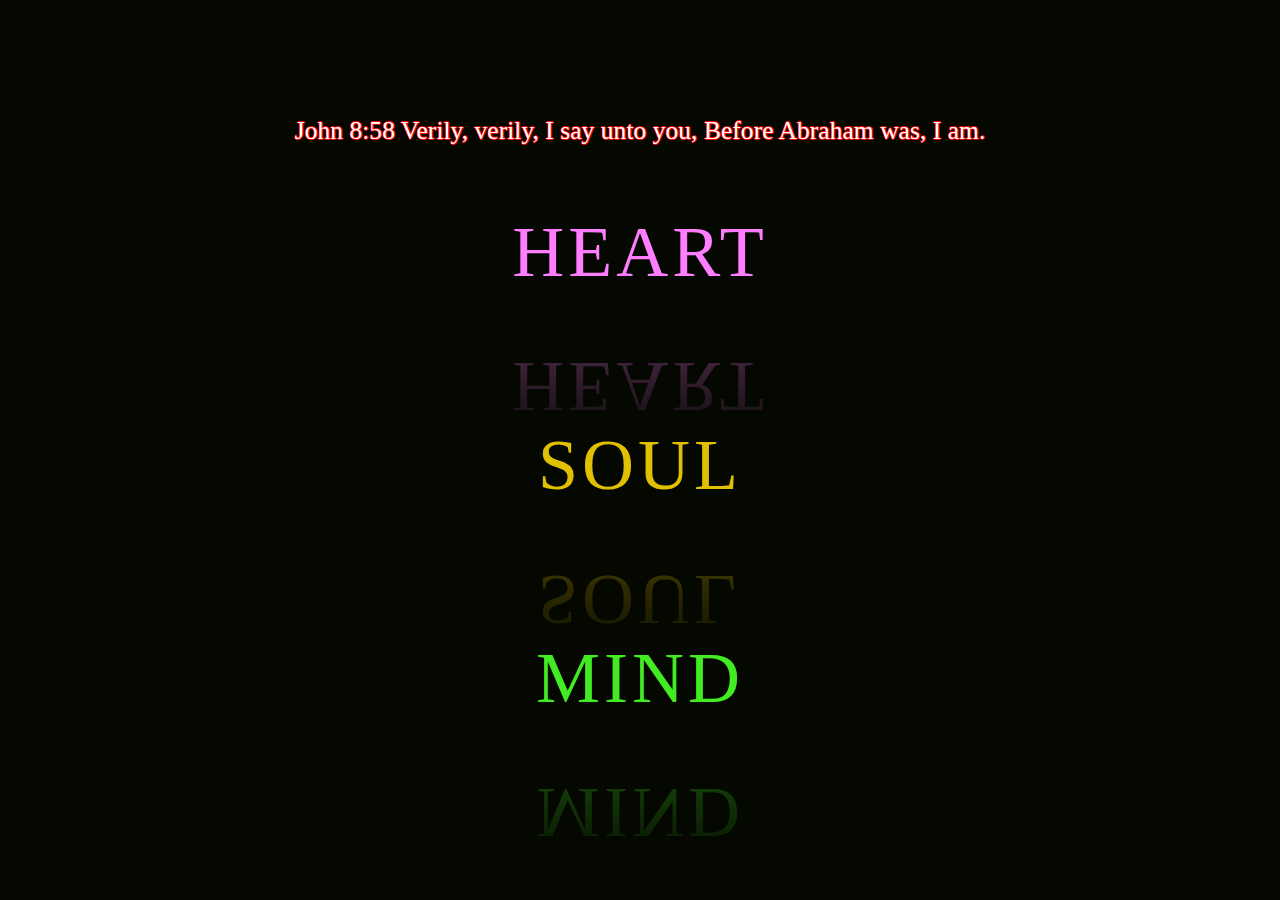
<file: index.html>
<html lang="en">

<head>
    <meta charset="UTF-8">
    <meta http-equiv="X-UA-Compatible" content="IE=edge">
    <meta name="viewport" content="width=device-width, initial-scale=1.0">
    <title>Document</title>
</head>
<link rel="stylesheet" href="style.css">

<body>


    <p class="neon textShadow" style="font-size: 2vw;">John 8:58 Verily, verily, I say unto you, Before Abraham was, I am.
    </p>


    <a href="heart.html">
        <span></span>
        <span></span>
        <span></span>
        <span></span> Heart
    </a>
    <a href="soul.html">
        <span></span>
        <span></span>
        <span></span>
        <span></span> Soul
    </a>
    <a href="mind.html">
        <span></span>
        <span></span>
        <span></span>
        <span></span> Mind
    </a>
</body>

</html>
</file>
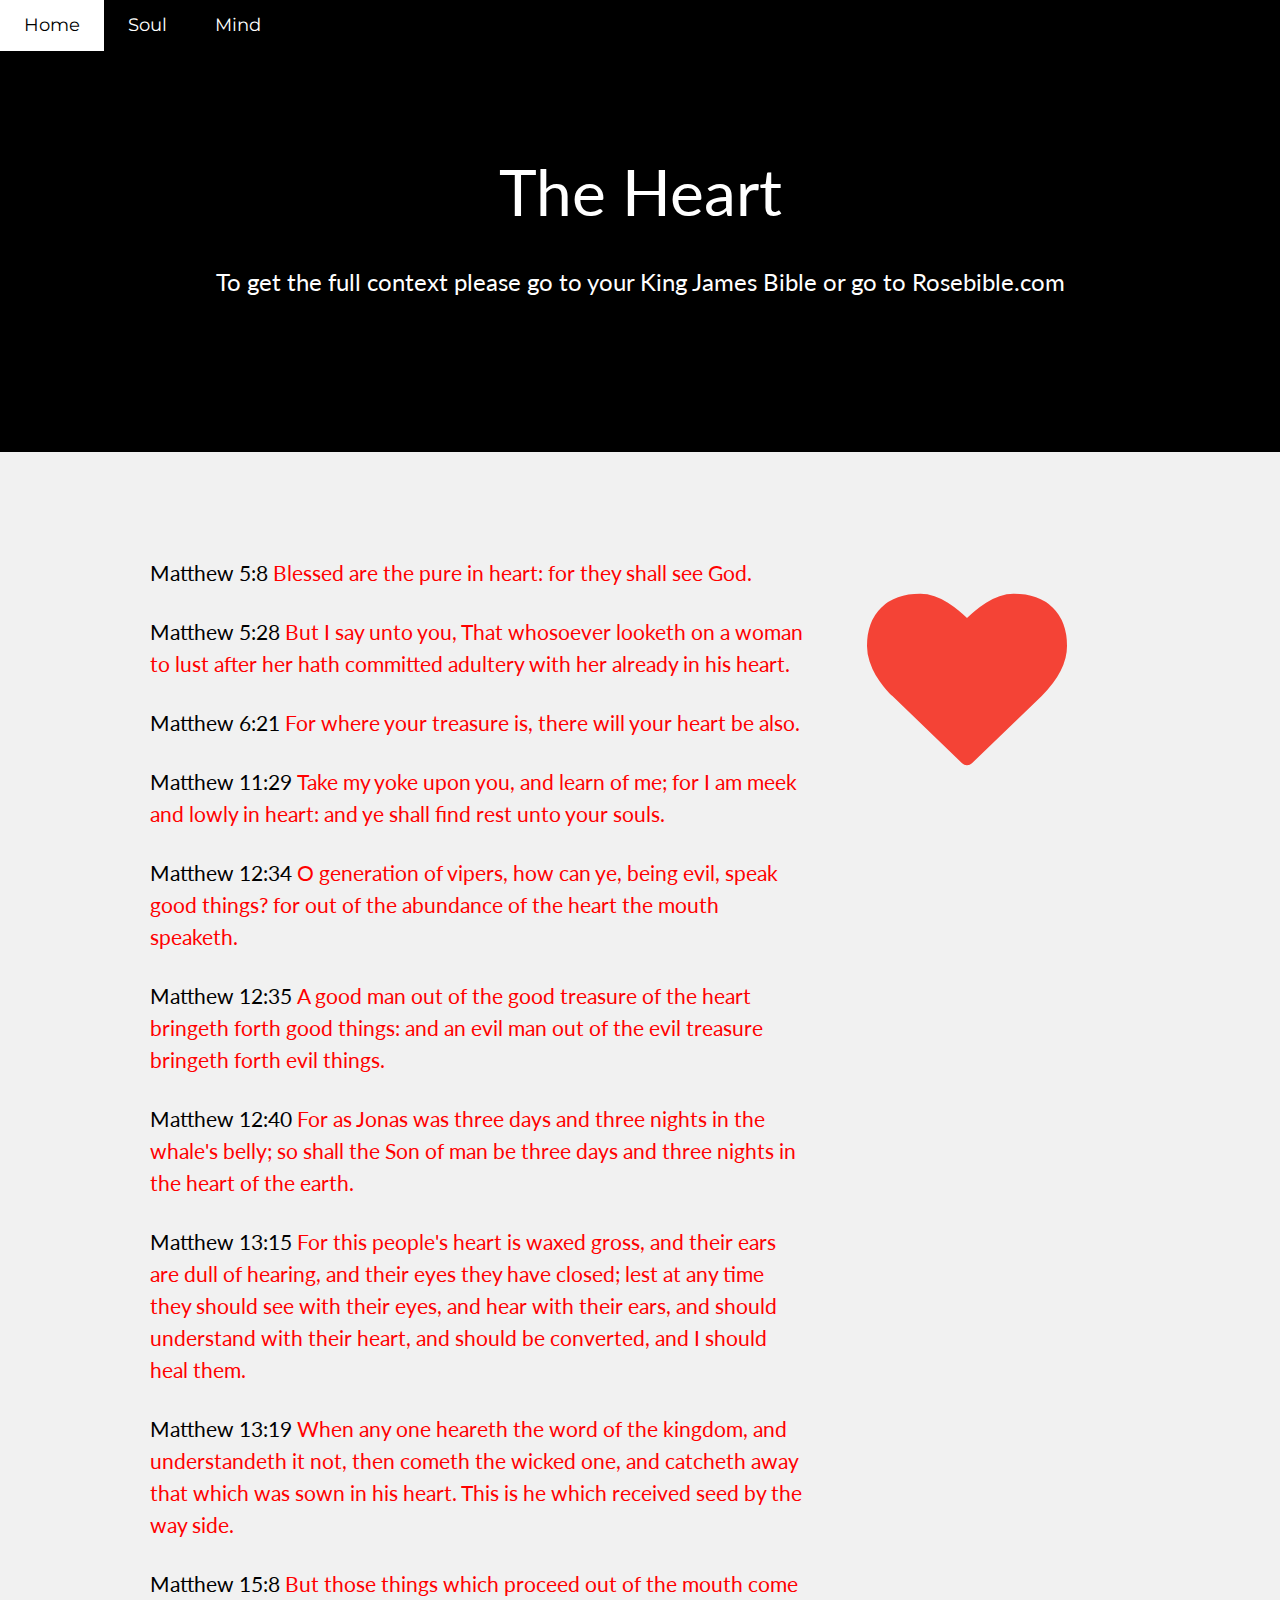
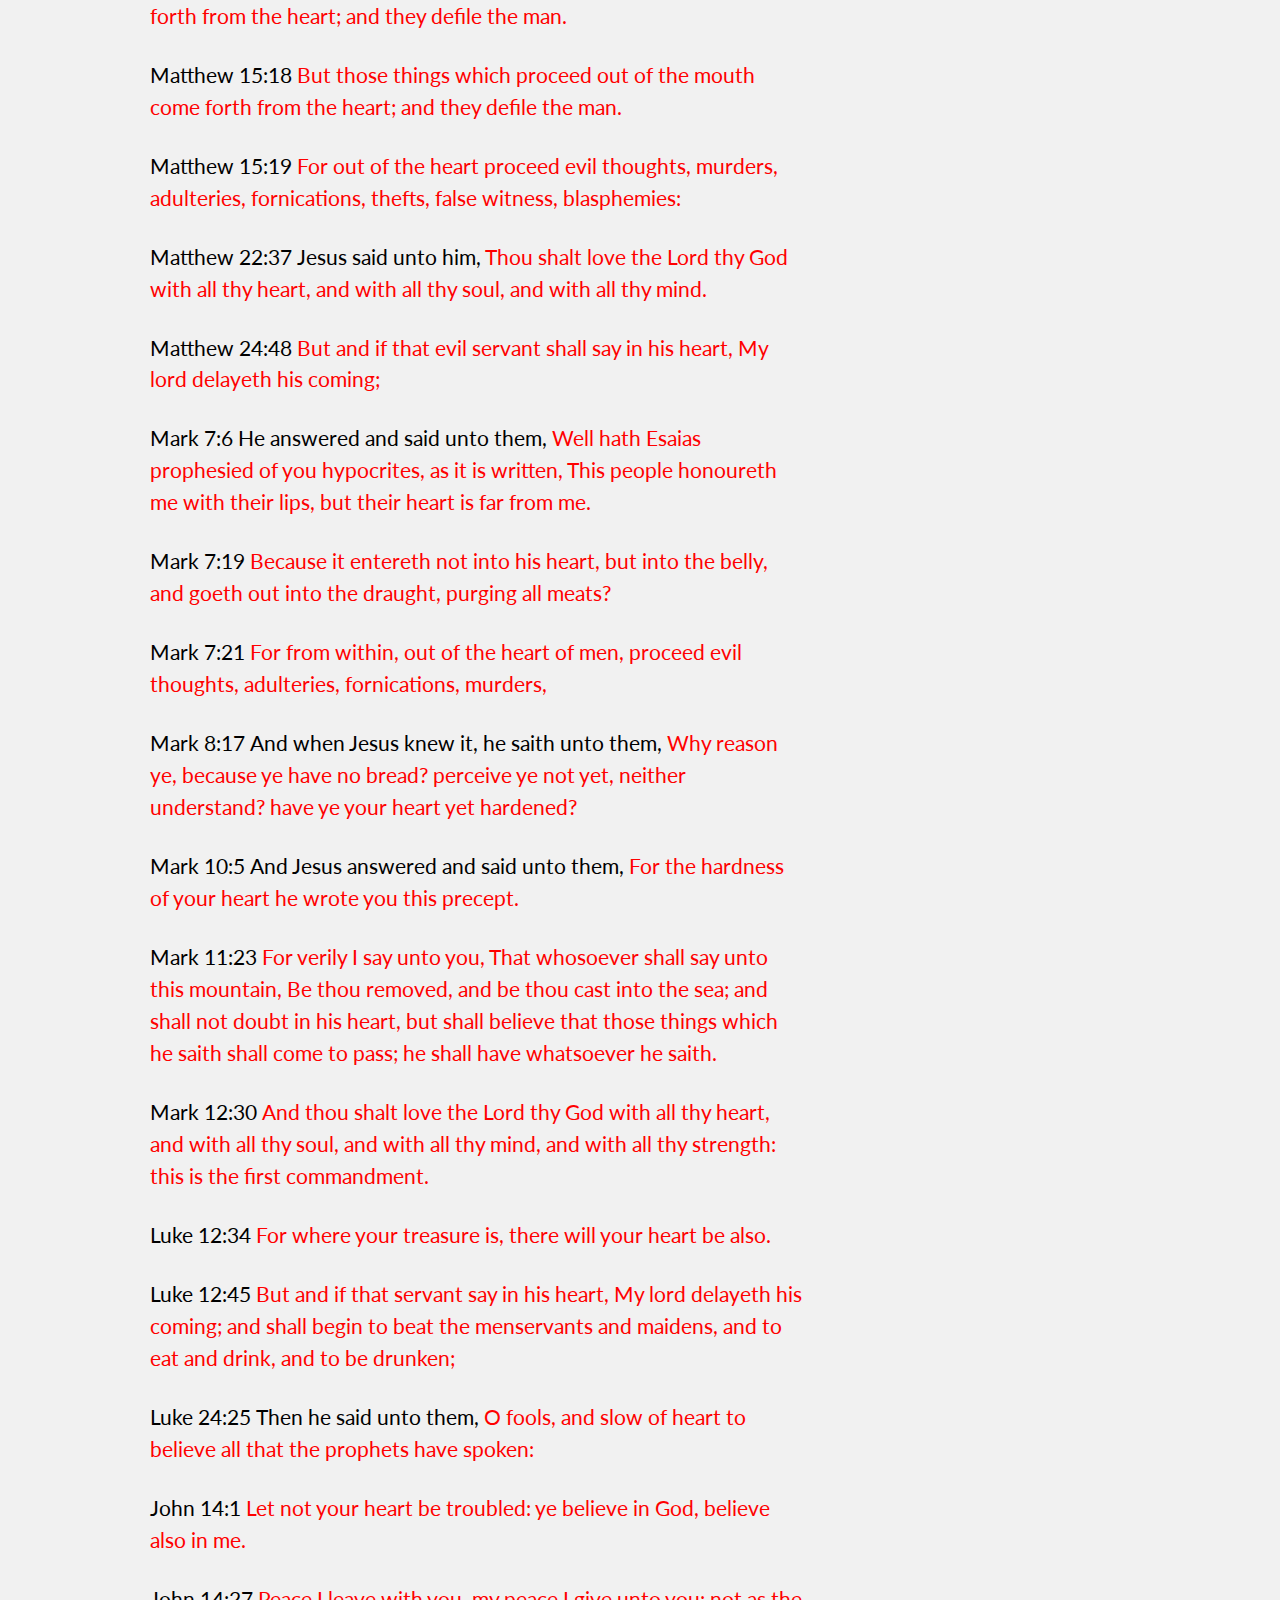
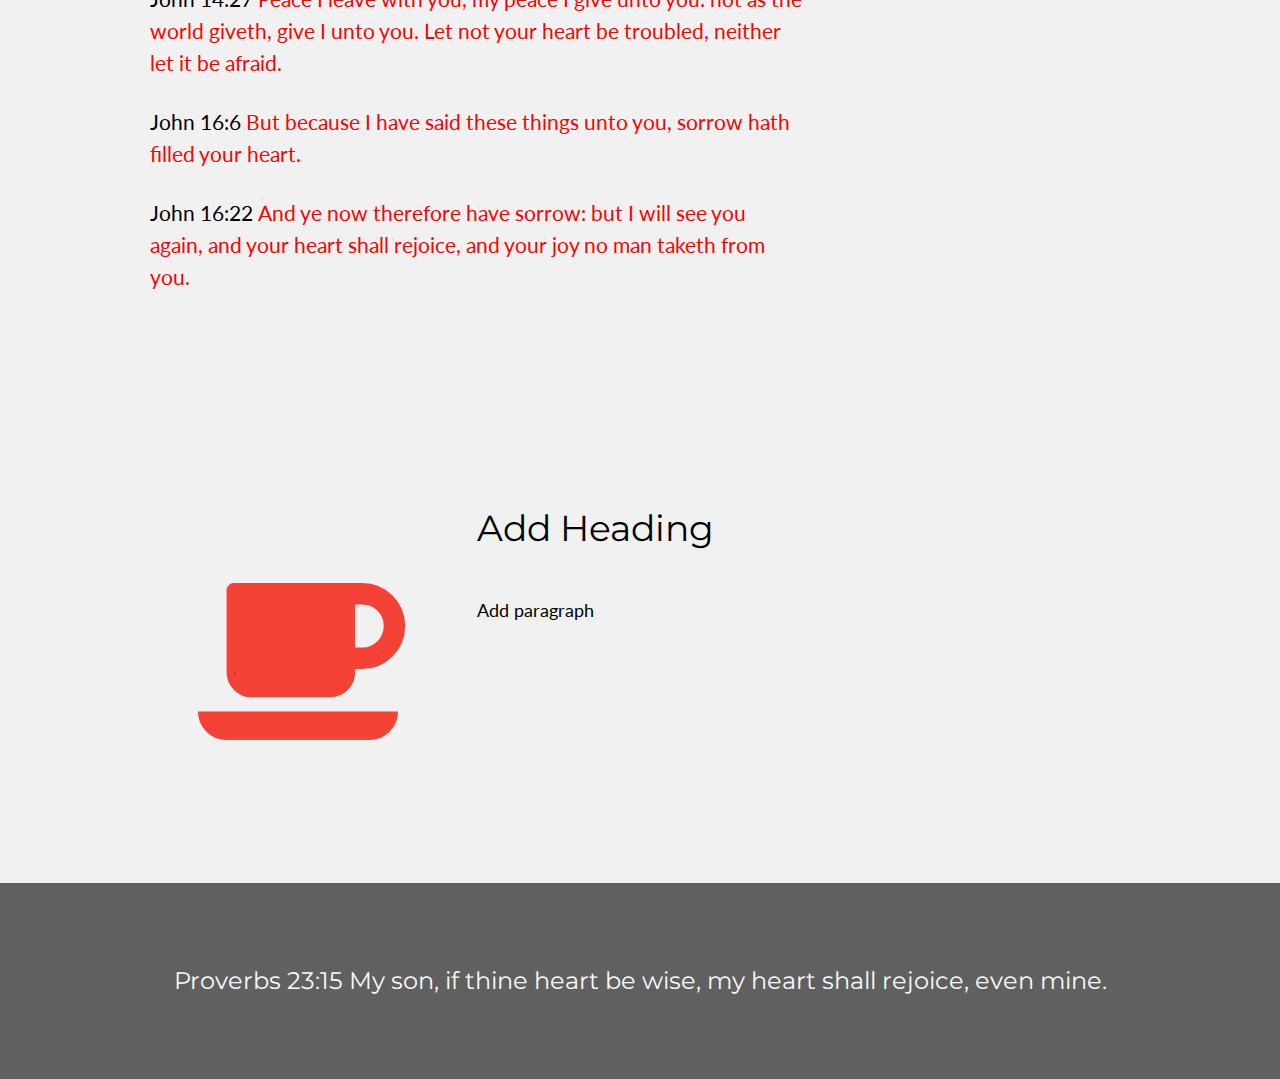
<file: heart.html>
<!DOCTYPE html>
<html lang="en">
<title>heart,soul,mind</title>
<meta charset="UTF-8">
<meta name="viewport" content="width=device-width, initial-scale=1">
<link rel="stylesheet" href="https://www.w3schools.com/w3css/4/w3.css">
<link rel="stylesheet" href="https://fonts.googleapis.com/css?family=Lato">
<link rel="stylesheet" href="https://fonts.googleapis.com/css?family=Montserrat">
<link rel="stylesheet" href="https://cdnjs.cloudflare.com/ajax/libs/font-awesome/4.7.0/css/font-awesome.min.css">
<style>
    body,
    h1,
    h2,
    h3,
    h4,
    h5,
    h6 {
        font-family: "Lato", sans-serif
    }
    
    .w3-bar,
    h1,
    button {
        font-family: "Montserrat", sans-serif
    }
    
    .fa-heart,
    .fa-coffee {
        font-size: 200px
    }
</style>

<body class="w3-light-grey">

    <!-- Navbar -->
    <div class="w3-top">
        <div class="w3-bar w3-black w3-card w3-left-align w3-large">
            <a class="w3-bar-item w3-button w3-hide-medium w3-hide-large w3-right w3-padding-large w3-hover-white w3-large w3-red" href="javascript:void(0);" onclick="myFunction()" title="Toggle Navigation Menu"><i class="fa fa-bars"></i></a>
            <a href="index.html" class="w3-bar-item w3-button w3-padding-large w3-hover-white">Home</a>
            <a href="soul.html" class="w3-bar-item w3-button w3-hide-small w3-padding-large w3-hover-purple">Soul</a>
            <a href="mind.html" class="w3-bar-item w3-button w3-hide-small w3-padding-large w3-hover-yellow">Mind</a>

        </div>

        <!-- Navbar on small screens -->
        <div id="navDemo" class="w3-bar-block w3-white w3-hide w3-hide-large w3-hide-medium w3-large">
            <a href="#" class="w3-bar-item w3-button w3-padding-large">Link 1</a>
            <a href="#" class="w3-bar-item w3-button w3-padding-large">Link 2</a>

        </div>
    </div>

    <!-- Header -->
    <header class="w3-container w3-black w3-center" style="padding:128px 16px">
        <p class="w3-margin w3-jumbo" style="font-size: 5vw;">The Heart </p>
        <p class="w3-xlarge">To get the full context please go to your King James Bible or go to Rosebible.com</p>

    </header>

    <!-- First Grid -->
    <div class="w3-row-padding w3-padding-64 w3-container">
        <div class="w3-content">
            <div class="w3-twothird">

                <h5 class="w3-padding-32">
                    <FONT SIZE=4 STYLE="font-size: 16pt">Matthew 5:8</FONT>

                    <FONT COLOR="#ff0000">
                        <FONT SIZE=4 STYLE="font-size: 16pt">Blessed are the pure in heart: for they shall see God. </FONT>
                    </FONT><br><br>

                    <FONT SIZE=4 STYLE="font-size: 16pt">Matthew 5:28</FONT>

                    <FONT COLOR="#ff0000">
                        <FONT SIZE=4 STYLE="font-size: 16pt">But I say unto you, That whosoever looketh on a woman to lust after her hath committed adultery with her already in his heart.</FONT>
                    </FONT><br><br>

                    <FONT SIZE=4 STYLE="font-size: 16pt">Matthew 6:21</FONT>
                    </FONT>
                    <FONT COLOR="#ff0000">
                        <FONT SIZE=4 STYLE="font-size: 16pt">For where your treasure is, there will your heart be also.</FONT>
                    </FONT><br><br>

                    <FONT SIZE=4 STYLE="font-size: 16pt">Matthew 11:29</FONT>
                    </FONT>

                    <FONT COLOR="#ff0000">
                        <FONT SIZE=4 STYLE="font-size: 16pt">Take my yoke upon you, and learn of me; for I am meek and lowly in heart: and ye shall find rest unto your souls.</FONT>
                    </FONT><br><br>

                    <FONT SIZE=4 STYLE="font-size: 16pt">Matthew 12:34</FONT>
                    </FONT>

                    <FONT COLOR="#ff0000">
                        <FONT SIZE=4 STYLE="font-size: 16pt">O generation of vipers, how can ye, being evil, speak good things? for out of the abundance of the heart the mouth speaketh.</FONT>
                    </FONT>
                    </FONT><br><br>

                    <FONT SIZE=4 STYLE="font-size: 16pt">Matthew 12:35</FONT>
                    </FONT>
                    <FONT COLOR="#ff0000">
                        <FONT SIZE=4 STYLE="font-size: 16pt">A good man out of the good treasure of the heart bringeth forth good things: and an evil man out of the evil treasure bringeth forth evil things.</FONT>
                    </FONT><br><br>

                    <FONT SIZE=4 STYLE="font-size: 16pt">Matthew 12:40</FONT>
                    </FONT>
                    <FONT COLOR="#ff0000">
                        <FONT SIZE=4 STYLE="font-size: 16pt">For as Jonas was three days and three nights in the whale's belly; so shall the Son of man be three days and three nights in the heart of the earth.</FONT>
                    </FONT><br><br>

                    <FONT SIZE=4 STYLE="font-size: 16pt">Matthew 13:15</FONT>
                    </FONT>
                    <FONT COLOR="#ff0000">
                        <FONT SIZE=4 STYLE="font-size: 16pt">For this people's heart is waxed gross, and their ears are dull of hearing, and their eyes they have closed; lest at any time they should see with their eyes, and hear with their ears, and should understand with their heart, and
                            should be converted, and I should heal them.</FONT>
                    </FONT><br><br>

                    <FONT SIZE=4 STYLE="font-size: 16pt">Matthew 13:19</FONT>
                    </FONT>
                    <FONT COLOR="#ff0000">
                        <FONT SIZE=4 STYLE="font-size: 16pt">When any one heareth the word of the kingdom, and understandeth it not, then cometh the wicked one, and catcheth away that which was sown in his heart. This is he which received seed by the way side.</FONT>
                    </FONT><br><br>

                    <FONT SIZE=4 STYLE="font-size: 16pt">Matthew 15:8</FONT>
                    </FONT>
                    <FONT COLOR="#ff0000">
                        <FONT SIZE=4 STYLE="font-size: 16pt">But those things which proceed out of the mouth come forth from the heart; and they defile the man.</FONT>
                    </FONT><br><br>

                    <FONT SIZE=4 STYLE="font-size: 16pt">Matthew 15:18</FONT>
                    </FONT>
                    <FONT COLOR="#ff0000">
                        <FONT SIZE=4 STYLE="font-size: 16pt">But those things which proceed out of the mouth come forth from the heart; and they defile the man.</FONT>
                    </FONT><br><br>

                    <FONT SIZE=4 STYLE="font-size: 16pt">Matthew 15:19</FONT>
                    </FONT>
                    <FONT COLOR="#ff0000">
                        <FONT SIZE=4 STYLE="font-size: 16pt">For out of the heart proceed evil thoughts, murders, adulteries, fornications, thefts, false witness, blasphemies:</FONT>
                    </FONT><br><br>

                    <FONT SIZE=4 STYLE="font-size: 16pt">Matthew 22:37</FONT>
                    </FONT>
                    <FONT SIZE=4 STYLE="font-size: 16pt">Jesus said unto him, </FONT>
                    <FONT COLOR="#ff0000">
                        <FONT SIZE=4 STYLE="font-size: 16pt">Thou shalt love the Lord thy God with all thy heart, and with all thy soul, and with all thy mind. </FONT>
                    </FONT><br><br>

                    <FONT SIZE=4 STYLE="font-size: 16pt">Matthew 24:48</FONT>
                    </FONT>
                    <FONT COLOR="#ff0000">
                        <FONT SIZE=4 STYLE="font-size: 16pt">But and if that evil servant shall say in his heart, My lord delayeth his coming;
                        </FONT>
                    </FONT><br><br>

                    <FONT SIZE=4 STYLE="font-size: 16pt">Mark 7:6</FONT>
                    </FONT>
                    <FONT SIZE=4 STYLE="font-size: 16pt">He answered and said unto them, </FONT>
                    <FONT COLOR="#ff0000">
                        <FONT SIZE=4 STYLE="font-size: 16pt">Well hath Esaias prophesied of you hypocrites, as it is written, This people honoureth me with their lips, but their heart is far from me. </FONT>
                    </FONT><br><br>

                    <FONT SIZE=4 STYLE="font-size: 16pt">Mark 7:19</FONT>
                    </FONT>
                    <FONT COLOR="#ff0000">
                        <FONT SIZE=4 STYLE="font-size: 16pt">Because it entereth not into his heart, but into the belly, and goeth out into the draught, purging all meats?</FONT>
                    </FONT><br><br>

                    <FONT SIZE=4 STYLE="font-size: 16pt">Mark 7:21</FONT>
                    </FONT>
                    <FONT COLOR="#ff0000">
                        <FONT SIZE=4 STYLE="font-size: 16pt">For from within, out of the heart of men, proceed evil thoughts, adulteries, fornications, murders,</FONT>
                    </FONT><br><br>

                    <FONT SIZE=4 STYLE="font-size: 16pt">Mark 8:17</FONT>
                    </FONT>
                    <FONT SIZE=4 STYLE="font-size: 16pt">And when Jesus knew it, he saith unto them, </FONT>
                    <FONT COLOR="#ff0000">
                        <FONT SIZE=4 STYLE="font-size: 16pt">Why reason ye, because ye have no bread? perceive ye not yet, neither understand? have ye your heart yet hardened? </FONT>
                    </FONT><br><br>

                    <FONT SIZE=4 STYLE="font-size: 16pt">Mark 10:5</FONT>
                    </FONT>
                    <FONT SIZE=4 STYLE="font-size: 16pt">And Jesus answered and said unto them, </FONT>
                    <FONT COLOR="#ff0000">
                        <FONT SIZE=4 STYLE="font-size: 16pt">For the hardness of your heart he wrote you this precept. </FONT>
                    </FONT><br><br>

                    <FONT SIZE=4 STYLE="font-size: 16pt">Mark 11:23</FONT>
                    </FONT>
                    <FONT COLOR="#ff0000">
                        <FONT SIZE=4 STYLE="font-size: 16pt">For verily I say unto you, That whosoever shall say unto this mountain, Be thou removed, and be thou cast into the sea; and shall not doubt in his heart, but shall believe that those things which he saith shall come to pass; he
                            shall have whatsoever he saith.</FONT>
                    </FONT><br><br>

                    <FONT SIZE=4 STYLE="font-size: 16pt">Mark 12:30</FONT>
                    </FONT>
                    <FONT COLOR="#ff0000">
                        <FONT SIZE=4 STYLE="font-size: 16pt">And thou shalt love the Lord thy God with all thy heart, and with all thy soul, and with all thy mind, and with all thy strength: this is the first commandment.</FONT>
                    </FONT><br><br>

                    <FONT SIZE=4 STYLE="font-size: 16pt">Luke 12:34</FONT>
                    </FONT>
                    <FONT COLOR="#ff0000">
                        <FONT SIZE=4 STYLE="font-size: 16pt">For where your treasure is, there will your heart be also.</FONT>
                    </FONT><br><br>

                    <FONT SIZE=4 STYLE="font-size: 16pt">Luke 12:45</FONT>
                    </FONT>
                    <FONT COLOR="#ff0000">
                        <FONT SIZE=4 STYLE="font-size: 16pt">But and if that servant say in his heart, My lord delayeth his coming; and shall begin to beat the menservants and maidens, and to eat and drink, and to be drunken;</FONT>
                    </FONT><br><br>

                    <FONT SIZE=4 STYLE="font-size: 16pt">Luke 24:25</FONT>
                    </FONT>
                    <FONT SIZE=4 STYLE="font-size: 16pt">Then he said unto them, </FONT>
                    <FONT COLOR="#ff0000">
                        <FONT SIZE=4 STYLE="font-size: 16pt">O fools, and slow of heart to believe all that the prophets have spoken: </FONT>
                    </FONT><br><br>

                    <FONT SIZE=4 STYLE="font-size: 16pt">John 14:1</FONT>
                    </FONT>
                    <FONT COLOR="#ff0000">
                        <FONT SIZE=4 STYLE="font-size: 16pt">Let not your heart be troubled: ye believe in God, believe also in me.</FONT>
                    </FONT><br><br>

                    <FONT SIZE=4 STYLE="font-size: 16pt">John 14:27</FONT>
                    </FONT>
                    <FONT COLOR="#ff0000">
                        <FONT SIZE=4 STYLE="font-size: 16pt">Peace I leave with you, my peace I give unto you: not as the world giveth, give I unto you. Let not your heart be troubled, neither let it be afraid.</FONT>
                    </FONT><br><br>

                    <FONT SIZE=4 STYLE="font-size: 16pt">John 16:6</FONT>
                    </FONT>
                    <FONT COLOR="#ff0000">
                        <FONT SIZE=4 STYLE="font-size: 16pt">But because I have said these things unto you, sorrow hath filled your heart.</FONT>
                    </FONT><br><br>

                    <FONT SIZE=4 STYLE="font-size: 16pt">John 16:22</FONT>
                    </FONT>
                    <FONT COLOR="#ff0000">
                        <FONT SIZE=4 STYLE="font-size: 16pt">And ye now therefore have sorrow: but I will see you again, and your heart shall rejoice, and your joy no man taketh from you.</FONT>
                    </FONT><br><br>






                </h5>


            </div>

            <div class="w3-third w3-center">
                <i class="fa fa-heart w3-padding-64 w3-text-red"></i>
            </div>
        </div>
    </div>

    <!-- Second Grid -->
    <div class="w3-row-padding w3-light-grey w3-padding-64 w3-container">
        <div class="w3-content">
            <div class="w3-third w3-center">
                <i class="fa fa-coffee w3-padding-64 w3-text-red w3-margin-right"></i>
            </div>

            <div class="w3-twothird">
                <h1>Add Heading</h1>
                <h5 class="w3-padding-32">Add paragraph</p>
            </div>
        </div>
    </div>

    <div class="w3-container w3-black w3-center w3-opacity w3-padding-64">
        <h1 class="w3-margin w3-xlarge">Proverbs 23:15 My son, if thine heart be wise, my heart shall rejoice, even mine.</h1>
    </div>

    <!-- Footer -->


    <script>
        // Used to toggle the menu on small screens when clicking on the menu button
        function myFunction() {
            var x = document.getElementById("navDemo");
            if (x.className.indexOf("w3-show") == -1) {
                x.className += " w3-show";
            } else {
                x.className = x.className.replace(" w3-show", "");
            }
        }
    </script>

</body>

</html>
</file>
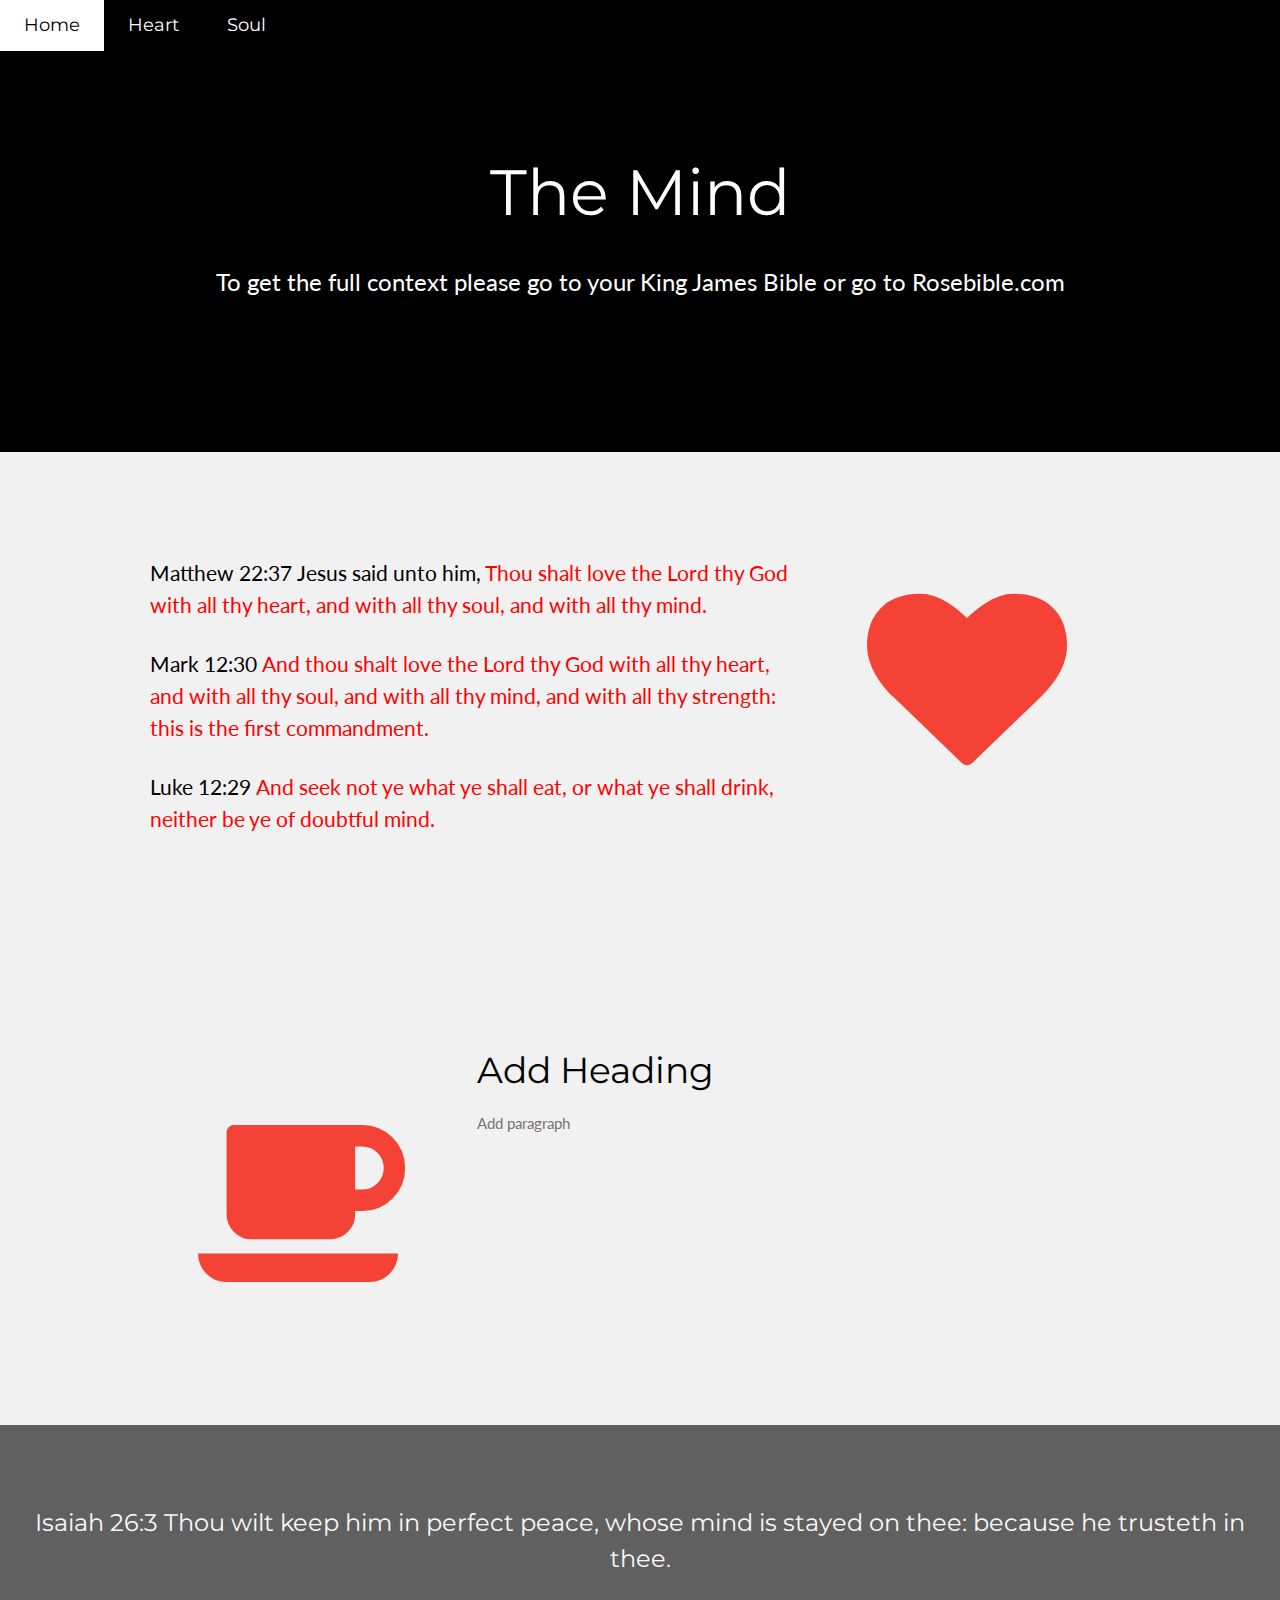
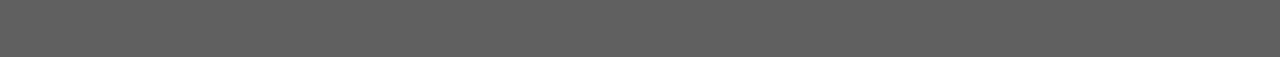
<file: mind.html>
<!DOCTYPE html>
<html lang="en">
<title>heart,soul,mind</title>
<meta charset="UTF-8">
<meta name="viewport" content="width=device-width, initial-scale=1">
<link rel="stylesheet" href="https://www.w3schools.com/w3css/4/w3.css">
<link rel="stylesheet" href="https://fonts.googleapis.com/css?family=Lato">
<link rel="stylesheet" href="https://fonts.googleapis.com/css?family=Montserrat">
<link rel="stylesheet" href="https://cdnjs.cloudflare.com/ajax/libs/font-awesome/4.7.0/css/font-awesome.min.css">
<style>
    body,
    h1,
    h2,
    h3,
    h4,
    h5,
    h6 {
        font-family: "Lato", sans-serif
    }
    
    .w3-bar,
    h1,
    button {
        font-family: "Montserrat", sans-serif
    }
    
    .fa-heart,
    .fa-coffee {
        font-size: 200px
    }
</style>

<body class="w3-light-grey">

    <!-- Navbar -->
    <div class="w3-top">
        <div class="w3-bar w3-black w3-card w3-left-align w3-large">
            <a class="w3-bar-item w3-button w3-hide-medium w3-hide-large w3-right w3-padding-large w3-hover-white w3-large w3-red" href="javascript:void(0);" onclick="myFunction()" title="Toggle Navigation Menu"><i class="fa fa-bars"></i></a>
            <a href="index.html" class="w3-bar-item w3-button w3-padding-large w3-hover-white">Home</a>
            <a href="heart.html" class="w3-bar-item w3-button w3-hide-small w3-padding-large w3-hover-blue">Heart</a>
            <a href="soul.html" class="w3-bar-item w3-button w3-hide-small w3-padding-large w3-hover-purple">Soul</a>

        </div>

        <!-- Navbar on small screens -->
        <div id="navDemo" class="w3-bar-block w3-white w3-hide w3-hide-large w3-hide-medium w3-large">
            <a href="#" class="w3-bar-item w3-button w3-padding-large">Link 1</a>
            <a href="#" class="w3-bar-item w3-button w3-padding-large">Link 2</a>

        </div>
    </div>

    <!-- Header -->
    <header class="w3-container w3-black w3-center" style="padding:128px 16px">
        <h1 class="w3-margin w3-jumbo">The Mind </h1>
        <p class="w3-xlarge">To get the full context please go to your King James Bible or go to Rosebible.com</p>

    </header>

    <!-- First Grid -->
    <div class="w3-row-padding w3-padding-64 w3-container">
        <div class="w3-content">
            <div class="w3-twothird">

                <h5 class="w3-padding-32">

                    <FONT SIZE=4 STYLE="font-size: 16pt">Matthew 22:37</FONT>
                    </FONT>
                    <FONT SIZE=4 STYLE="font-size: 16pt">Jesus said unto him, </FONT>
                    <FONT COLOR="#ff0000">
                        <FONT SIZE=4 STYLE="font-size: 16pt">Thou shalt love the Lord thy God with all thy heart, and with all thy soul, and with all thy mind. </FONT>
                    </FONT><br><br>

                    <FONT SIZE=4 STYLE="font-size: 16pt">Mark 12:30</FONT>
                    <FONT COLOR="#ff0000">
                        <FONT SIZE=4 STYLE="font-size: 16pt">And thou shalt love the Lord thy God with all thy heart, and with all thy soul, and with all thy mind, and with all thy strength: this is the first commandment.</FONT>
                    </FONT><br><br>

                    <FONT SIZE=4 STYLE="font-size: 16pt">Luke 12:29</FONT>
                    <FONT COLOR="#ff0000">
                        <FONT SIZE=4 STYLE="font-size: 16pt">And seek not ye what ye shall eat, or what ye shall drink, neither be ye of doubtful mind.</FONT>
                    </FONT><br><br>














                </h5>


            </div>

            <div class="w3-third w3-center">
                <i class="fa fa-heart w3-padding-64 w3-text-red"></i>
            </div>
        </div>
    </div>

    <!-- Second Grid -->
    <div class="w3-row-padding w3-light-grey w3-padding-64 w3-container">
        <div class="w3-content">
            <div class="w3-third w3-center">
                <i class="fa fa-coffee w3-padding-64 w3-text-red w3-margin-right"></i>
            </div>

            <div class="w3-twothird">
                <h1>Add Heading</h1>


                <p class="w3-text-grey">Add paragraph</p>
            </div>
        </div>
    </div>

    <div class="w3-container w3-black w3-center w3-opacity w3-padding-64">
        <h1 class="w3-margin w3-xlarge">Isaiah 26:3 Thou wilt keep him in perfect peace, whose mind is stayed on thee: because he trusteth in thee.</h1>
    </div>

    <!-- Footer -->


    <script>
        // Used to toggle the menu on small screens when clicking on the menu button
        function myFunction() {
            var x = document.getElementById("navDemo");
            if (x.className.indexOf("w3-show") == -1) {
                x.className += " w3-show";
            } else {
                x.className = x.className.replace(" w3-show", "");
            }
        }
    </script>

</body>

</html>
</file>
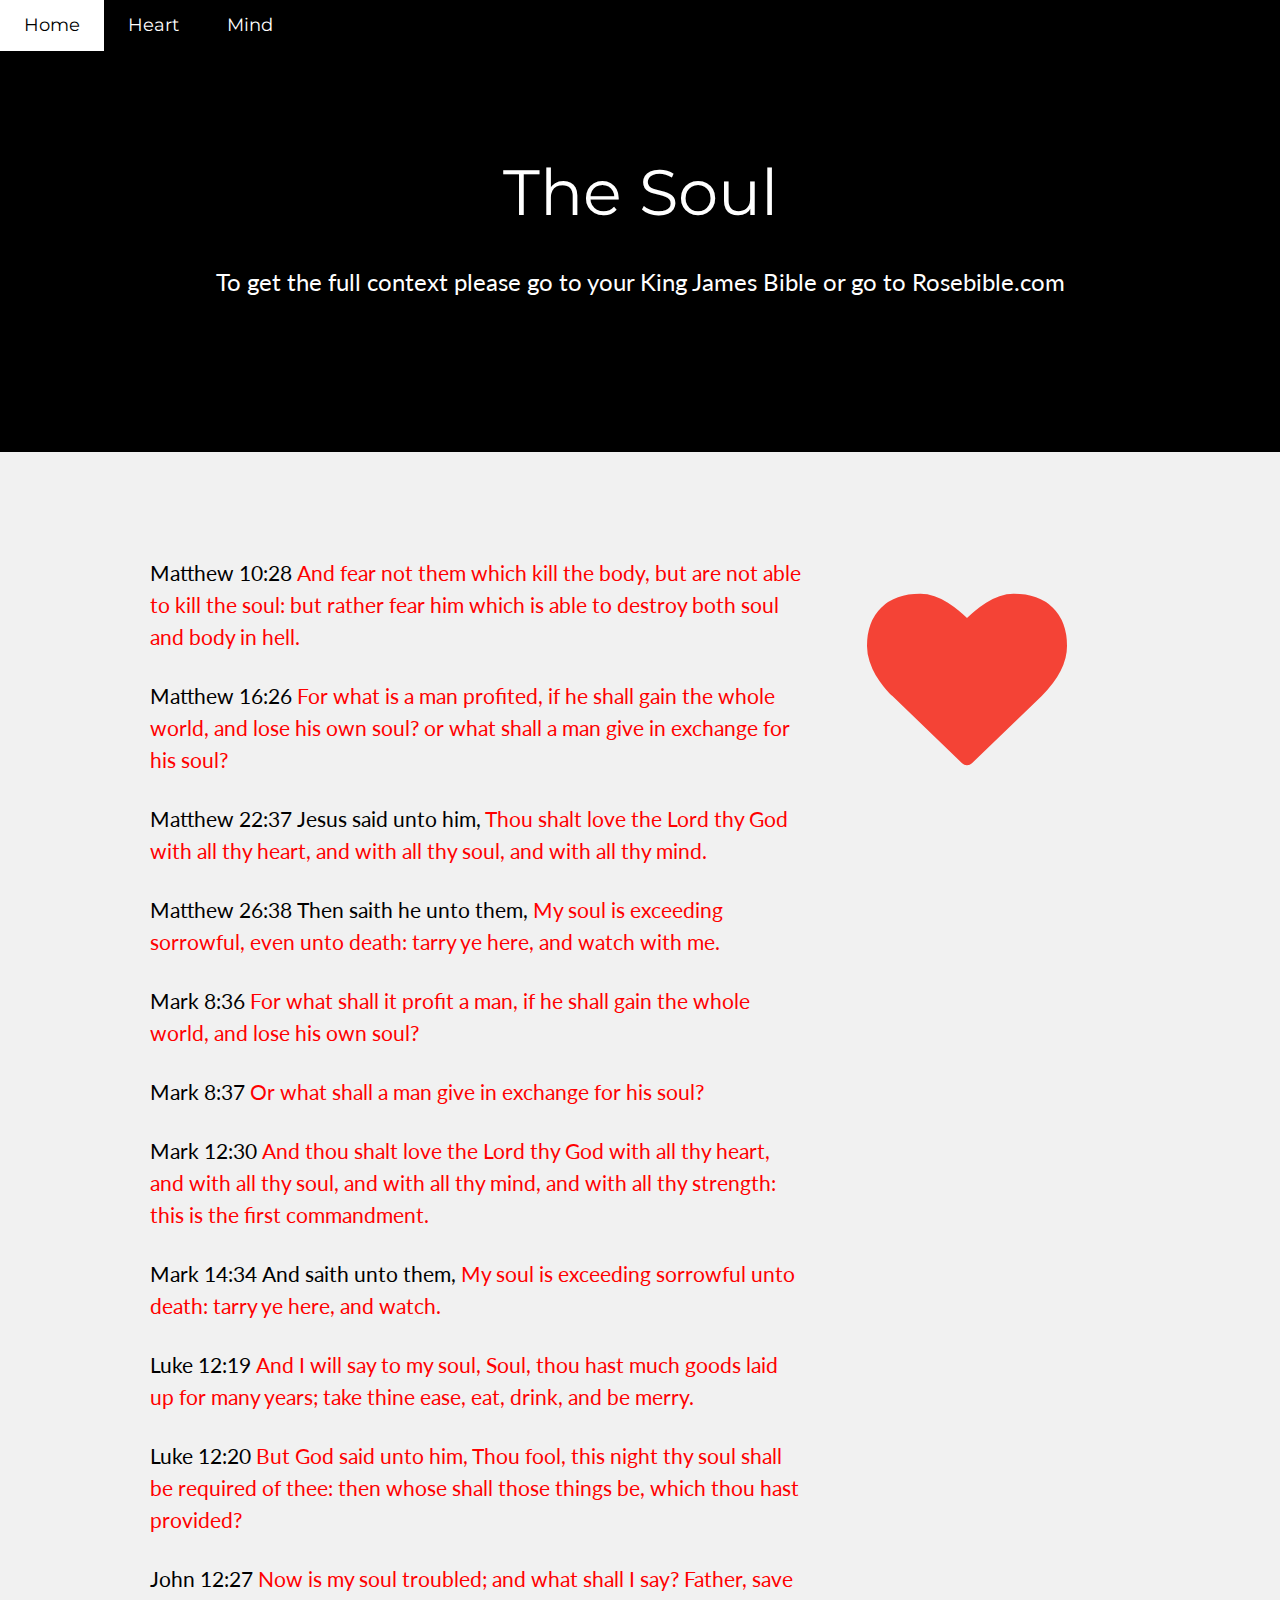
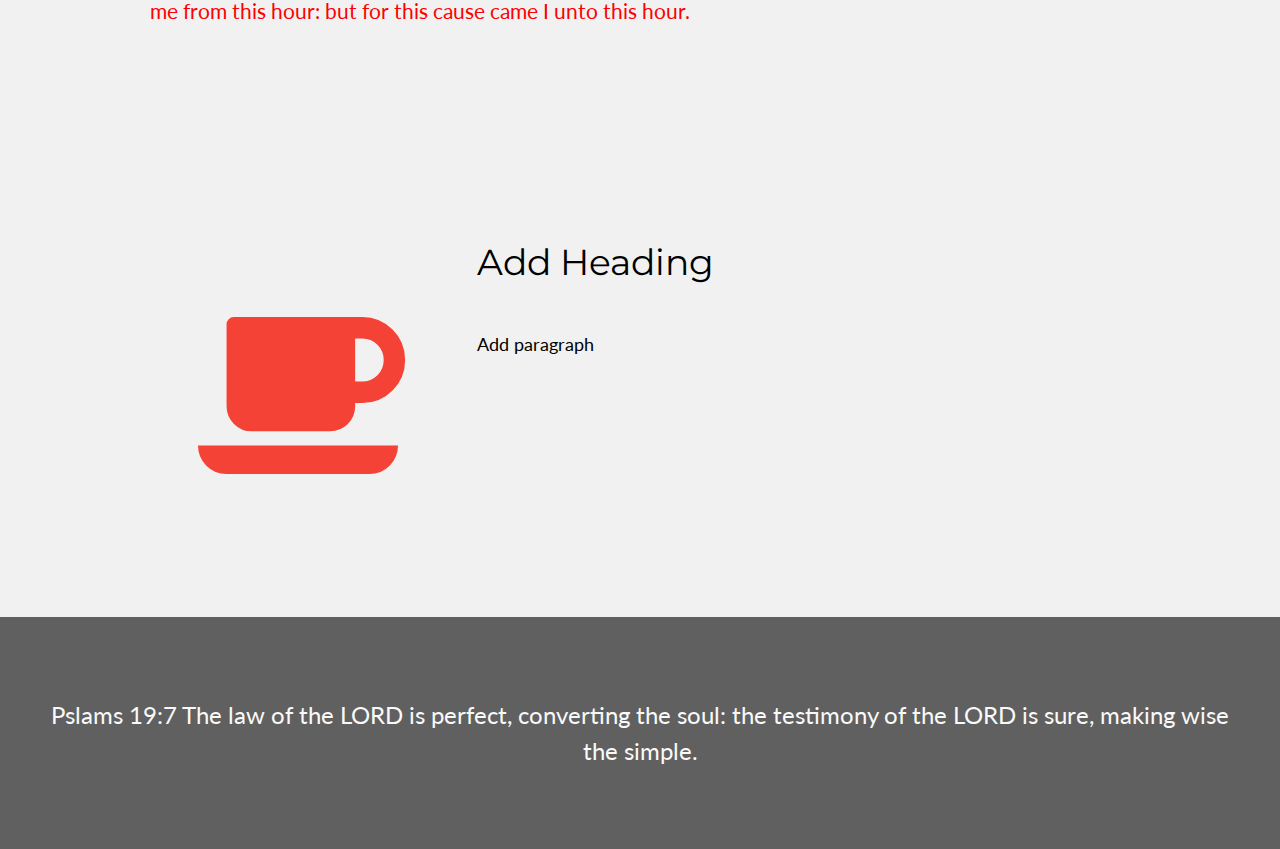
<file: soul.html>
<!DOCTYPE html>
<html lang="en">
<title>heart,soul,mind</title>
<meta charset="UTF-8">
<meta name="viewport" content="width=device-width, initial-scale=1">
<link rel="stylesheet" href="https://www.w3schools.com/w3css/4/w3.css">
<link rel="stylesheet" href="https://fonts.googleapis.com/css?family=Lato">
<link rel="stylesheet" href="https://fonts.googleapis.com/css?family=Montserrat">
<link rel="stylesheet" href="https://cdnjs.cloudflare.com/ajax/libs/font-awesome/4.7.0/css/font-awesome.min.css">

<style>
    body,
    h1,
    h2,
    h3,
    h4,
    h5,
    h6 {
        font-family: "Lato", sans-serif
    }
    
    .w3-bar,
    h1,
    button {
        font-family: "Montserrat", sans-serif
    }
    
    .fa-heart,
    .fa-coffee {
        font-size: 200px
    }
</style>

<body class="w3-light-grey">

    <!-- Navbar -->
    <div class="w3-top">
        <div class="w3-bar w3-black w3-card w3-left-align w3-large">
            <a class="w3-bar-item w3-button w3-hide-medium w3-hide-large w3-right w3-padding-large w3-hover-white w3-large w3-red" href="javascript:void(0);" onclick="myFunction()" title="Toggle Navigation Menu"><i class="fa fa-bars"></i></a>
            <a href="index.html" class="w3-bar-item w3-button w3-padding-large w3-hover-white">Home</a>
            <a href="heart.html" class="w3-bar-item w3-button w3-hide-small w3-padding-large w3-hover-red">Heart</a>
            <a href="mind.html" class="w3-bar-item w3-button w3-hide-small w3-padding-large w3-hover-yellow">Mind</a>

        </div>

        <!-- Navbar on small screens -->
        <div id="navDemo" class="w3-bar-block w3-white w3-hide w3-hide-large w3-hide-medium w3-large">
            <a href="#" class="w3-bar-item w3-button w3-padding-large">Link 1</a>
            <a href="#" class="w3-bar-item w3-button w3-padding-large">Link 2</a>

        </div>
    </div>

    <!-- Header -->
    <header class="w3-container w3-black w3-center" style="padding:128px 16px">
        <h1 class="w3-margin w3-jumbo">The Soul </h1>
        <p class="w3-xlarge">To get the full context please go to your King James Bible or go to Rosebible.com</p>

    </header>

    <!-- First Grid -->
    <div class="w3-row-padding w3-padding-64 w3-container">
        <div class="w3-content">
            <div class="w3-twothird">

                <h5 class="w3-padding-32">
                    <FONT SIZE=4 STYLE="font-size: 16pt">Matthew 10:28</FONT>
                    <FONT COLOR="#ff0000">
                        <FONT SIZE=4 STYLE="font-size: 16pt">And fear not them which kill the body, but are not able to kill the soul: but rather fear him which is able to destroy both soul and body in hell. </FONT>
                    </FONT><br><br>

                    <FONT SIZE=4 STYLE="font-size: 16pt">Matthew 16:26</FONT>
                    <FONT COLOR="#ff0000">
                        <FONT SIZE=4 STYLE="font-size: 16pt">For what is a man profited, if he shall gain the whole world, and lose his own soul? or what shall a man give in exchange for his soul?</FONT>
                    </FONT><br><br>

                    <FONT SIZE=4 STYLE="font-size: 16pt">Matthew 22:37</FONT>
                    </FONT>
                    <FONT SIZE=4 STYLE="font-size: 16pt">Jesus said unto him, </FONT>
                    <FONT COLOR="#ff0000">
                        <FONT SIZE=4 STYLE="font-size: 16pt">Thou shalt love the Lord thy God with all thy heart, and with all thy soul, and with all thy mind. </FONT>
                    </FONT><br><br>

                    <FONT SIZE=4 STYLE="font-size: 16pt">Matthew 26:38</FONT>
                    </FONT>
                    <FONT SIZE=4 STYLE="font-size: 16pt">Then saith he unto them, </FONT>
                    <FONT COLOR="#ff0000">
                        <FONT SIZE=4 STYLE="font-size: 16pt">My soul is exceeding sorrowful, even unto death: tarry ye here, and watch with me. </FONT>
                    </FONT><br><br>

                    <FONT SIZE=4 STYLE="font-size: 16pt">Mark 8:36</FONT>
                    <FONT COLOR="#ff0000">
                        <FONT SIZE=4 STYLE="font-size: 16pt">For what shall it profit a man, if he shall gain the whole world, and lose his own soul?</FONT>
                    </FONT><br><br>

                    <FONT SIZE=4 STYLE="font-size: 16pt">Mark 8:37</FONT>
                    <FONT COLOR="#ff0000">
                        <FONT SIZE=4 STYLE="font-size: 16pt">Or what shall a man give in exchange for his soul?</FONT>
                    </FONT><br><br>

                    <FONT SIZE=4 STYLE="font-size: 16pt">Mark 12:30</FONT>
                    <FONT COLOR="#ff0000">
                        <FONT SIZE=4 STYLE="font-size: 16pt">And thou shalt love the Lord thy God with all thy heart, and with all thy soul, and with all thy mind, and with all thy strength: this is the first commandment.</FONT>
                    </FONT><br><br>

                    <FONT SIZE=4 STYLE="font-size: 16pt">Mark 14:34</FONT>
                    </FONT>
                    <FONT SIZE=4 STYLE="font-size: 16pt">And saith unto them, </FONT>
                    <FONT COLOR="#ff0000">
                        <FONT SIZE=4 STYLE="font-size: 16pt">My soul is exceeding sorrowful unto death: tarry ye here, and watch. </FONT>
                    </FONT><br><br>

                    <FONT SIZE=4 STYLE="font-size: 16pt">Luke 12:19</FONT>
                    <FONT COLOR="#ff0000">
                        <FONT SIZE=4 STYLE="font-size: 16pt">And I will say to my soul, Soul, thou hast much goods laid up for many years; take thine ease, eat, drink, and be merry.</FONT>
                    </FONT><br><br>

                    <FONT SIZE=4 STYLE="font-size: 16pt">Luke 12:20</FONT>
                    <FONT COLOR="#ff0000">
                        <FONT SIZE=4 STYLE="font-size: 16pt">But God said unto him, Thou fool, this night thy soul shall be required of thee: then whose shall those things be, which thou hast provided?</FONT>
                    </FONT><br><br>

                    <FONT SIZE=4 STYLE="font-size: 16pt">John 12:27</FONT>
                    <FONT COLOR="#ff0000">
                        <FONT SIZE=4 STYLE="font-size: 16pt">Now is my soul troubled; and what shall I say? Father, save me from this hour: but for this cause came I unto this hour.</FONT>
                    </FONT><br><br>










                </h5>


            </div>

            <div class="w3-third w3-center">
                <i class="fa fa-heart w3-padding-64 w3-text-red"></i>
            </div>
        </div>
    </div>

    <!-- Second Grid -->
    <div class="w3-row-padding w3-light-grey w3-padding-64 w3-container">
        <div class="w3-content">
            <div class="w3-third w3-center">
                <i class="fa fa-coffee w3-padding-64 w3-text-red w3-margin-right"></i>
            </div>

            <div class="w3-twothird">
                <h1>Add Heading</h1>
                <h5 class="w3-padding-32">Add paragraph</p>
            </div>
        </div>
    </div>

    <div class="w3-container w3-black w3-center w3-opacity w3-padding-64">
        <p class="w3-margin w3-xlarge">Pslams 19:7 The law of the LORD is perfect, converting the soul: the testimony of the LORD is sure, making wise the simple.</p>
    </div>

    <!-- Footer -->


    <script>
        // Used to toggle the menu on small screens when clicking on the menu button
        function myFunction() {
            var x = document.getElementById("navDemo");
            if (x.className.indexOf("w3-show") == -1) {
                x.className += " w3-show";
            } else {
                x.className = x.className.replace(" w3-show", "");
            }
        }
    </script>

</body>

</html>
</file>
<file: style.css>
* {
    margin: 0;
    padding: 0;
    font-family: consolas;
    box-sizing: border-box;
}

body {
    display: flex;
    justify-content: center;
    align-items: center;
    min-height: 100vh;
    flex-direction: column;
    background: #050801;
}

a {
    position: relative;
    /*display: inline-block;*/
    padding: 25px 30px;
    margin: 40px 0;
    color: #03e9f4;
    font-size: 72px;
    text-decoration: none;
    text-transform: uppercase;
    transition: 0.5s;
    letter-spacing: 4px;
    overflow: hidden;
    -webkit-box-reflect: below 1px linear-gradient(transparent, #0005);
}

a:nth-child(2) {
    filter: hue-rotate(140deg);
}

a:nth-child(3) {
    filter: hue-rotate(240deg);
}

a:nth-child(4) {
    filter: hue-rotate(290deg);
}

a:hover {
    background: #03e9f4;
    color: #050801;
    box-shadow: 0 0 5px #03e9f4, 0 0 25px #03e9f4, 0 0 50px #03e9f4, 0 0 200px #03e9f4;
}

a span {
    position: absolute;
    display: block;
}

a span:nth-child(1) {
    top: 0;
    left: -100%;
    width: 100%;
    height: 2px;
    background: linear-gradient(90deg, transparent, #03e9f4);
    animation: animate1 1s linear infinite;
}

@keyframes animate1 {
    0% {
        left: -100%;
    }
    50%,
    100% {
        left: 100%;
    }
}

a span:nth-child(2) {
    top: -100%;
    right: 0;
    width: 2px;
    height: 100%;
    background: linear-gradient(180deg, transparent, #03e9f4);
    animation: animate2 1s linear infinite;
    animation-delay: 0.25s;
}

@keyframes animate2 {
    0% {
        top: -100%;
    }
    50%,
    100% {
        top: 100%;
    }
}

a span:nth-child(3) {
    bottom: 0;
    right: -100%;
    width: 100%;
    height: 2px;
    background: linear-gradient(270deg, transparent, #03e9f4);
    animation: animate3 1s linear infinite;
    animation-delay: 0.5s;
}

@keyframes animate3 {
    0% {
        right: -100%;
    }
    50%,
    100% {
        right: 100%;
    }
}

a span:nth-child(4) {
    bottom: -100%;
    left: 0;
    width: 2px;
    height: 100%;
    background: linear-gradient(0deg, transparent, #03e9f4);
    animation: animate4 1s linear infinite;
    animation-delay: 0.75s;
}

@keyframes animate4 {
    0% {
        bottom: -100%;
    }
    50%,
    100% {
        bottom: 100%;
    }
}

.neon {
    color: #fff;
    text-shadow: 0 0 5px #fff, 0 0 10px #fff, 0 0 20px #fff, 0 0 40px #0ff, 0 0 80px #0ff, 0 0 90px #0ff, 0 0 100px #0ff, 0 0 150px #0ff;
}

.textShadow {
    text-shadow: -1px 0 red, 0 1px red, 1px 0 red, 0 -1px red;
}
</file>
